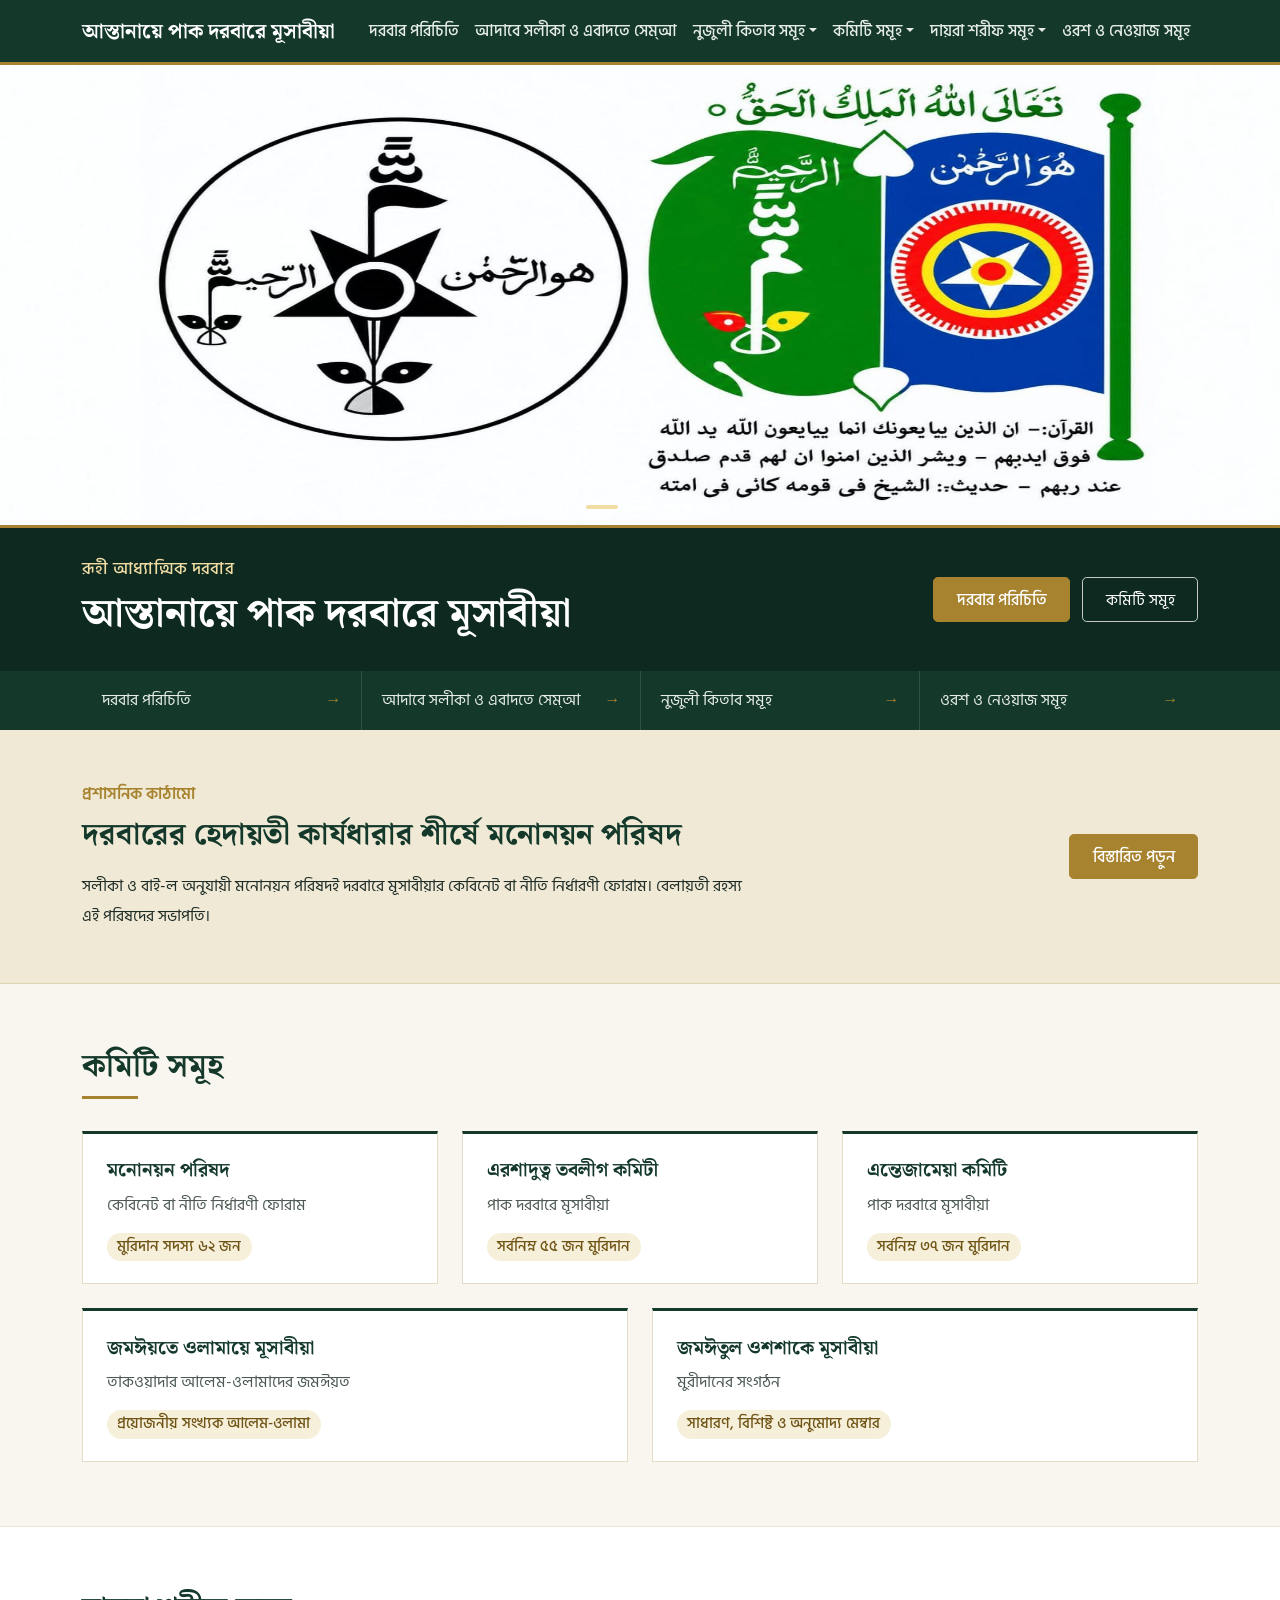
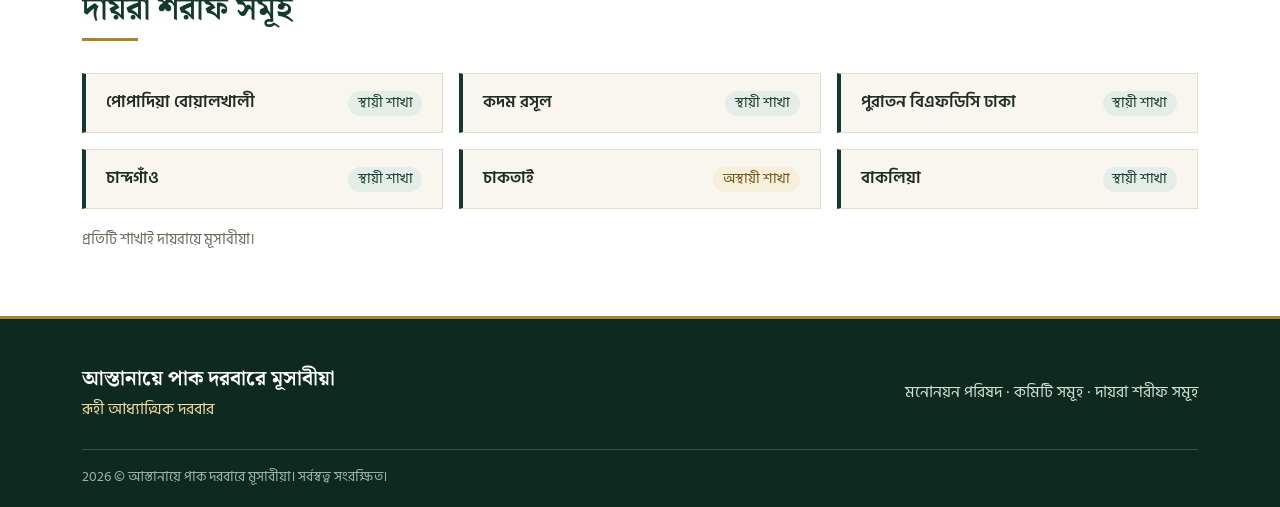
<file: index.html>
<!DOCTYPE html>
<html lang="bn">
<head>
  <meta charset="UTF-8">
  <meta name="viewport" content="width=device-width, initial-scale=1">
  <title>আস্তানায়ে পাক দরবারে মূসাবীয়া</title>
  <link rel="preconnect" href="https://fonts.googleapis.com">
  <link rel="preconnect" href="https://fonts.gstatic.com" crossorigin>
  <link href="https://fonts.googleapis.com/css2?family=Noto+Serif+Bengali:wght@500;700&family=Hind+Siliguri:wght@400;500;600&display=swap" rel="stylesheet">
  <link href="https://cdn.jsdelivr.net/npm/bootstrap@5.3.3/dist/css/bootstrap.min.css" rel="stylesheet">
  <link href="css/style.css" rel="stylesheet">
</head>
<body>

  <header class="site-header">
    <nav class="navbar navbar-expand-lg" aria-label="প্রধান মেনু">
      <div class="container">
        <a class="navbar-brand" href="/">আস্তানায়ে পাক দরবারে মূসাবীয়া</a>

        <button class="navbar-toggler" type="button" data-bs-toggle="collapse"
                data-bs-target="#mainNav" aria-controls="mainNav"
                aria-expanded="false" aria-label="মেনু খুলুন">
          <span class="navbar-toggler-icon"></span>
        </button>

        <div class="collapse navbar-collapse" id="mainNav">
          <ul class="navbar-nav ms-lg-auto">
            <li class="nav-item"><a class="nav-link" href="#">দরবার পরিচিতি</a></li>
            <li class="nav-item"><a class="nav-link" href="#">আদাবে সলীকা ও এবাদতে সেম্আ</a></li>

            <li class="nav-item dropdown">
              <a class="nav-link dropdown-toggle" href="#" role="button"
                 data-bs-toggle="dropdown" aria-expanded="false">নুজুলী কিতাব সমূহ</a>
              <ul class="dropdown-menu">
                <li><a class="dropdown-item" href="#">নূরু মেছবাহুল কুলূব- অজীফা</a></li>
                <li><a class="dropdown-item" href="#">জুজউন মিন নূরে মেছবাহুল কুলূব- অজীফা</a></li>
                <li><a class="dropdown-item" href="#">আনোয়ারুল কুলূব- অফায়েফে অজুবীয়া</a></li>
                <li><a class="dropdown-item" href="#">দরবারী আকায়েদ নামা (এরশাদুত তবলীগ)</a></li>
                <li><a class="dropdown-item" href="#">ঢঙ্কয়ে রহমানী- ১ম অঙ্ক</a></li>
                <li><a class="dropdown-item" href="#">কোহেতুর -ঢঙ্কায়ে রহমানীয়া- ২য় অঙ্ক</a></li>
                <li><a class="dropdown-item" href="#">বুলবুলে রহমানী- (তেীহিদ বুলবুল)</a></li>
                <li><a class="dropdown-item" href="#">হাভীব নুরী (জগত মওলা)</a></li>
                <li><a class="dropdown-item" href="#">বেলায়েত খনি- (বাগে রহমান)</a></li>
                <li><a class="dropdown-item" href="#">ছিররে রহীম- ১ম অঙ্ক</a></li>
                <li><a class="dropdown-item" href="#">আহমদী নিশান - ছিররে রহীম ২য় অঙ্ক</a></li>
                <li><a class="dropdown-item" href="#">রূহী রাজ ডণু - ছিররে রহীম ৩য় অঙ্ক</a></li>
                <li><a class="dropdown-item" href="#">খাতেমুল আহাদ - ছিররে রহীম ৪র্থ অঙ্ক</a></li>
                <li><a class="dropdown-item" href="#">রহীমুশ্শান - ছিররে রহীম ৫ম অঙ্ক</a></li>
                <li><a class="dropdown-item" href="#">শাহী বাগে মূসাবীয়া - ছিররে রহীম ৬ষ্ঠ অঙ্ক</a></li>
                <li><a class="dropdown-item" href="#">সলীকায়ে মূসাবীয়া - ছিররে রহীম ৭ম অঙ্ক</a></li>
                <li><a class="dropdown-item" href="#">শাহী বাগে আহমদী - মাহাদীয়তে-হুু</a></li>
              </ul>
            </li>

            <li class="nav-item dropdown">
              <a class="nav-link dropdown-toggle" href="#" role="button"
                 data-bs-toggle="dropdown" aria-expanded="false">কমিটি সমূহ</a>
              <ul class="dropdown-menu">
                <li><a class="dropdown-item" href="monoyon-porishad.html">মনোনয়ন পরিষদ</a></li>
                <li><a class="dropdown-item" href="ershad-tablig-committee.html">এরশাদুত্ব তবলীগ কমি পাক দরবারে মূসাবীয়া</a></li>
                <li><a class="dropdown-item" href="entejamia-committee.html">এন্তেজামেয়া কমিটি পাক দরবারে মূসাবীয়া</a></li>
                <li><a class="dropdown-item" href="jomiyate-ulama.html">জমঈয়তে ওলামায়ে মূসাবীয়া</a></li>
                <li><a class="dropdown-item" href="#">জমঈতুল ওশশাকে মূসাবীয়া</a></li>
              </ul>
            </li>

            <li class="nav-item dropdown">
              <a class="nav-link dropdown-toggle" href="#" role="button"
                 data-bs-toggle="dropdown" aria-expanded="false">দায়রা শরীফ সমূহ</a>
                <ul class="dropdown-menu dropdown-menu-lg-end">
                <li><a class="dropdown-item" href="#">পোপাদিয়া বোয়ালখালী স্থায়ী শাখা দায়রায়ে মূসাবীয়া</a></li>
                <li><a class="dropdown-item" href="#">কদম রসূল স্থায়ী শাখা দায়রায়ে মূসাবীয়া</a></li>
                <li><a class="dropdown-item" href="#">পুরাতন বিএফডিসি ঢাকা স্থায়ী শাখা দায়রায়ে মূসাবীয়া</a></li>
                <li><a class="dropdown-item" href="#">চান্দগাঁও স্থায়ী শাখা দায়রায়ে মূসাবীয়া</a></li>
                <li><a class="dropdown-item" href="#">চাকতাই অস্থায়ী শাখা দায়রায়ে মূসাবীয়া</a></li>
                <li><a class="dropdown-item" href="#">বাকলিয়া স্থায়ী শাখা দায়রায়ে মূসাবীয়া</a></li>
              </ul>
            </li>

            <li class="nav-item"><a class="nav-link" href="#">ওরশ ও নেওয়াজ সমূহ</a></li>
          </ul>
        </div>
      </div>
    </nav>
  </header>

  <main>

    <!-- ===== হিরো ক্যারাউসেল ===== -->
    <section class="hero" aria-label="ছবির স্লাইডার">
      <div id="heroCarousel" class="carousel slide carousel-fade" data-bs-ride="carousel" data-bs-interval="5500">
        <div class="carousel-indicators">
          <button type="button" data-bs-target="#heroCarousel" data-bs-slide-to="0" class="active" aria-current="true" aria-label="স্লাইড ১"></button>
          <button type="button" data-bs-target="#heroCarousel" data-bs-slide-to="1" aria-label="স্লাইড ২"></button>
          <button type="button" data-bs-target="#heroCarousel" data-bs-slide-to="2" aria-label="স্লাইড ৩"></button>
          <!-- নতুন ছবি যোগ করলে এখানে আরেকটি বাটন (data-bs-slide-to="3", "4"...) যোগ করুন -->
        </div>

        <div class="carousel-inner">
          <div class="carousel-item active">
            <picture>
              <source media="(min-width: 768px)" srcset="images/b1.png">
              <img src="images/b1.jpg" class="d-block w-100" alt="আস্তানায়ে পাক দরবারে মূসাবীয়া — ছবি ১">
            </picture>
          </div>
          <div class="carousel-item">
            <picture>
              <source media="(min-width: 768px)" srcset="images/b2.png">
              <img src="images/b2.jpg" class="d-block w-100" alt="আস্তানায়ে পাক দরবারে মূসাবীয়া — ছবি ২">
            </picture>
          </div>
          <div class="carousel-item">
            <picture>
              <source media="(min-width: 768px)" srcset="images/b3.png">
              <img src="images/b3.jpg" class="d-block w-100" alt="আস্তানায়ে পাক দরবারে মূসাবীয়া — ছবি ৩">
            </picture>
          </div>
          <!-- নতুন ছবি যোগ করতে এই ব্লকটি কপি করুন:
          <div class="carousel-item">
            <picture>
              <source media="(min-width: 768px)" srcset="images/b4.png">
              <img src="images/b4.jpg" class="d-block w-100" alt="আস্তানায়ে পাক দরবারে মূসাবীয়া — ছবি ৪">
            </picture>
          </div>
          -->
        </div>


        <button class="carousel-control-prev" type="button" data-bs-target="#heroCarousel" data-bs-slide="prev">
          <span class="carousel-control-prev-icon" aria-hidden="true"></span>
          <span class="visually-hidden">আগের ছবি</span>
        </button>
        <button class="carousel-control-next" type="button" data-bs-target="#heroCarousel" data-bs-slide="next">
          <span class="carousel-control-next-icon" aria-hidden="true"></span>
          <span class="visually-hidden">পরের ছবি</span>
        </button>
      </div>
    </section>

    <!-- ===== স্বাগত অংশ ===== -->
    <section class="hero-intro">
      <div class="container">
        <div class="row align-items-center g-3">
          <div class="col-lg-8">
            <p class="hero-kicker">রূহী আধ্যাত্মিক দরবার</p>
            <h1>আস্তানায়ে পাক দরবারে মূসাবীয়া</h1>
          </div>
          <div class="col-lg-4">
            <div class="hero-actions justify-content-lg-end">
              <a href="#" class="btn btn-brass">দরবার পরিচিতি</a>
              <a href="#committees" class="btn btn-ghost">কমিটি সমূহ</a>
            </div>
          </div>
        </div>
      </div>
    </section>

    <!-- ===== দ্রুত লিংক ===== -->
    <section class="quick-links" aria-label="দ্রুত লিংক">
      <div class="container">
        <div class="row g-0">
          <div class="col-6 col-lg-3"><a href="#"><span>দরবার পরিচিতি</span><i aria-hidden="true">←</i></a></div>
          <div class="col-6 col-lg-3"><a href="#"><span>আদাবে সলীকা ও এবাদতে সেম্আ</span><i aria-hidden="true">←</i></a></div>
          <div class="col-6 col-lg-3"><a href="#"><span>নুজুলী কিতাব সমূহ</span><i aria-hidden="true">←</i></a></div>
          <div class="col-6 col-lg-3"><a href="#"><span>ওরশ ও নেওয়াজ সমূহ</span><i aria-hidden="true">←</i></a></div>
        </div>
      </div>
    </section>

    <!-- ===== প্রশাসনিক কাঠামো ===== -->
    <section class="structure-band">
      <div class="container">
        <div class="row align-items-center g-4">
          <div class="col-lg-8">
            <p class="band-kicker">প্রশাসনিক কাঠামো</p>
            <h2>দরবারের হেদায়তী কার্যধারার শীর্ষে মনোনয়ন পরিষদ</h2>
            <p>
              সলীকা ও বাই-ল অনুযায়ী মনোনয়ন পরিষদই দরবারে মূসাবীয়ার কেবিনেট বা নীতি নির্ধারণী ফোরাম।
              বেলায়তী রহস্য এই পরিষদের সভাপতি।
            </p>
          </div>
          <div class="col-lg-4 text-lg-end">
            <a href="monoyon-porishad.html" class="btn btn-brass">বিস্তারিত পড়ুন</a>
          </div>
        </div>
      </div>
    </section>

    <!-- ===== কমিটি সমূহ ===== -->
    <section class="home-section" id="committees">
      <div class="container">
        <h2 class="section-title">কমিটি সমূহ</h2>
        <div class="row g-4">
          <div class="col-md-6 col-lg-4">
            <a class="info-card" href="monoyon-porishad.html">
              <h3>মনোনয়ন পরিষদ</h3>
              <p>কেবিনেট বা নীতি নির্ধারণী ফোরাম</p>
              <span class="card-meta">মুরিদান সদস্য ৬২ জন</span>
            </a>
          </div>
          <div class="col-md-6 col-lg-4">
            <a class="info-card" href="ershad-tablig-committee.html">
              <h3>এরশাদুত্ব তবলীগ কমিটী</h3>
              <p>পাক দরবারে মূসাবীয়া</p>
              <span class="card-meta">সর্বনিম্ন ৫৫ জন মুরিদান</span>
            </a>
          </div>
          <div class="col-md-6 col-lg-4">
            <a class="info-card" href="entejamia-committee.html">
              <h3>এন্তেজামেয়া কমিটি</h3>
              <p>পাক দরবারে মূসাবীয়া</p>
              <span class="card-meta">সর্বনিম্ন ৩৭ জন মুরিদান</span>
            </a>
          </div>
          <div class="col-md-6 col-lg-6">
            <a class="info-card" href="jomiyate-ulama.html">
              <h3>জমঈয়তে ওলামায়ে মূসাবীয়া</h3>
              <p>তাকওয়াদার আলেম-ওলামাদের জমঈয়ত</p>
              <span class="card-meta">প্রয়োজনীয় সংখ্যক আলেম-ওলামা</span>
            </a>
          </div>
          <div class="col-md-6 col-lg-6">
            <a class="info-card" href="#">
              <h3>জমঈতুল ওশশাকে মূসাবীয়া</h3>
              <p>মুরীদানের সংগঠন</p>
              <span class="card-meta">সাধারণ, বিশিষ্ট ও অনুমোদ্য মেম্বার</span>
            </a>
          </div>
        </div>
      </div>
    </section>

    <!-- ===== দায়রা শরীফ সমূহ ===== -->
    <section class="home-section home-section-alt" id="dayra">
      <div class="container">
        <h2 class="section-title">দায়রা শরীফ সমূহ</h2>
        <div class="row g-3">
          <div class="col-md-6 col-lg-4"><a class="dayra-tile" href="#"><span class="dayra-name">পোপাদিয়া বোয়ালখালী</span><span class="dayra-tag">স্থায়ী শাখা</span></a></div>
          <div class="col-md-6 col-lg-4"><a class="dayra-tile" href="#"><span class="dayra-name">কদম রসূল</span><span class="dayra-tag">স্থায়ী শাখা</span></a></div>
          <div class="col-md-6 col-lg-4"><a class="dayra-tile" href="#"><span class="dayra-name">পুরাতন বিএফডিসি ঢাকা</span><span class="dayra-tag">স্থায়ী শাখা</span></a></div>
          <div class="col-md-6 col-lg-4"><a class="dayra-tile" href="#"><span class="dayra-name">চান্দগাঁও</span><span class="dayra-tag">স্থায়ী শাখা</span></a></div>
          <div class="col-md-6 col-lg-4"><a class="dayra-tile" href="#"><span class="dayra-name">চাকতাই</span><span class="dayra-tag dayra-tag-temp">অস্থায়ী শাখা</span></a></div>
          <div class="col-md-6 col-lg-4"><a class="dayra-tile" href="#"><span class="dayra-name">বাকলিয়া</span><span class="dayra-tag">স্থায়ী শাখা</span></a></div>
        </div>
        <p class="dayra-note">প্রতিটি শাখাই দায়রায়ে মূসাবীয়া।</p>
      </div>
    </section>

    <!-- ===== ফুটার ===== -->
    <footer class="site-footer">
      <div class="container">
        <div class="row g-4 align-items-center">
          <div class="col-md-7">
            <p class="footer-brand">আস্তানায়ে পাক দরবারে মূসাবীয়া</p>
            <p class="footer-sub">রূহী আধ্যাত্মিক দরবার</p>
          </div>
          <div class="col-md-5 text-md-end">
            <a href="monoyon-porishad.html">মনোনয়ন পরিষদ</a>
            <span aria-hidden="true"> · </span>
            <a href="#committees">কমিটি সমূহ</a>
            <span aria-hidden="true"> · </span>
            <a href="#dayra">দায়রা শরীফ সমূহ</a>
          </div>
        </div>
        <hr>
        <p class="footer-copy"> 2026 &copy; আস্তানায়ে পাক দরবারে মূসাবীয়া। সর্বস্বত্ব সংরক্ষিত।</p>
      </div>
    </footer>

  </main>

  <script src="https://cdn.jsdelivr.net/npm/bootstrap@5.3.3/dist/js/bootstrap.bundle.min.js"></script>
  <script src="js/main.js"></script>
</body>
</html>
</file>
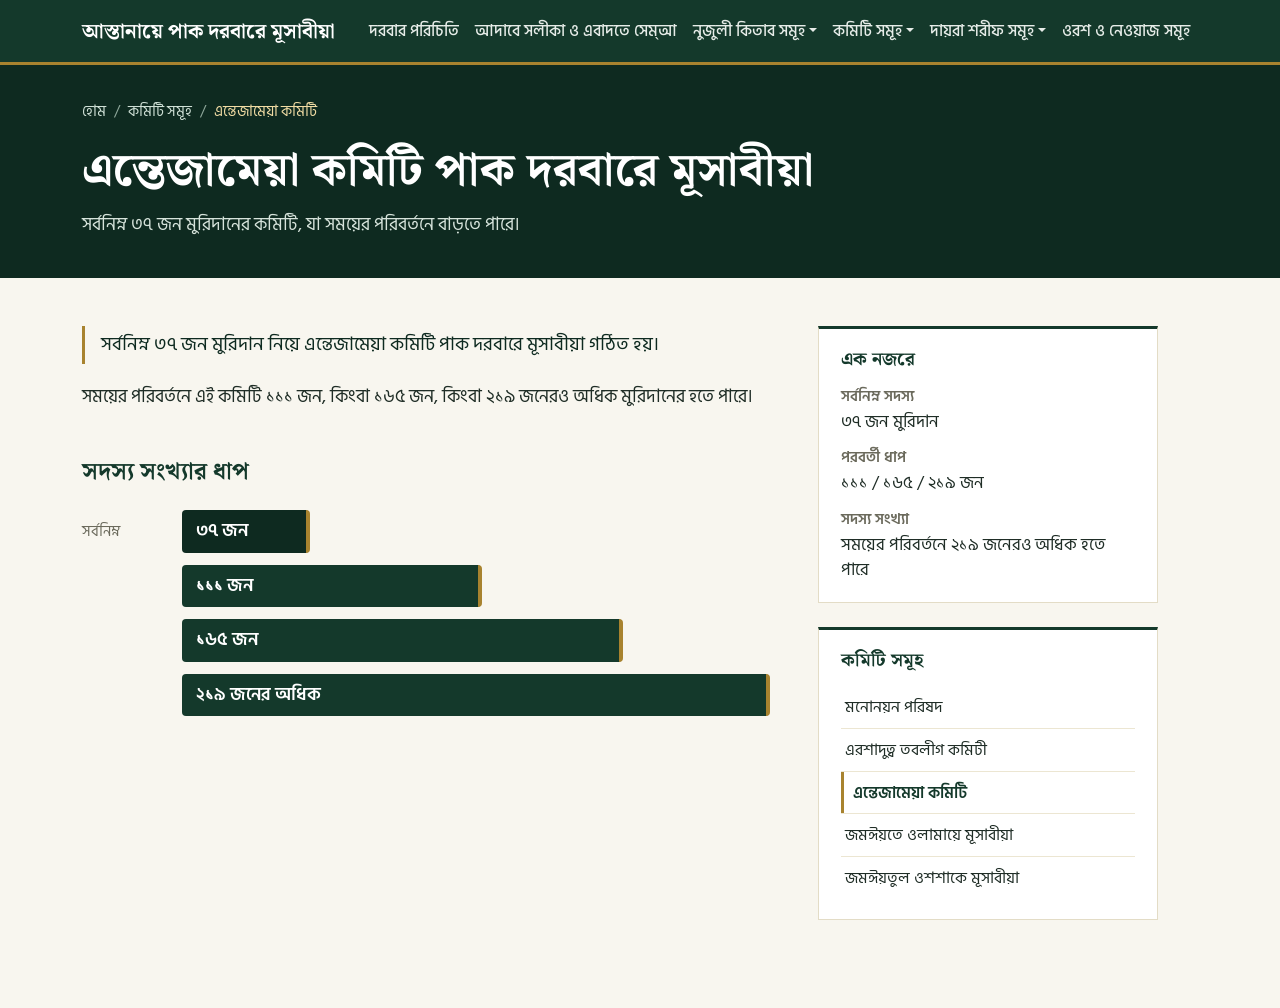
<file: entejamia-committee.html>
<!DOCTYPE html>
<html lang="bn">
<head>
  <meta charset="UTF-8">
  <meta name="viewport" content="width=device-width, initial-scale=1">
  <title>এন্তেজামেয়া কমিটি পাক দরবারে মূসাবীয়া | আস্তানায়ে পাক দরবারে মূসাবীয়া</title>
  <link rel="preconnect" href="https://fonts.googleapis.com">
  <link rel="preconnect" href="https://fonts.gstatic.com" crossorigin>
  <link href="https://fonts.googleapis.com/css2?family=Noto+Serif+Bengali:wght@500;700&family=Hind+Siliguri:wght@400;500;600&display=swap" rel="stylesheet">
  <link href="https://cdn.jsdelivr.net/npm/bootstrap@5.3.3/dist/css/bootstrap.min.css" rel="stylesheet">
  <link href="css/style.css" rel="stylesheet">
</head>
<body>

  <header class="site-header">
    <nav class="navbar navbar-expand-lg" aria-label="প্রধান মেনু">
      <div class="container">
        <a class="navbar-brand" href="/">আস্তানায়ে পাক দরবারে মূসাবীয়া</a>

        <button class="navbar-toggler" type="button" data-bs-toggle="collapse"
                data-bs-target="#mainNav" aria-controls="mainNav"
                aria-expanded="false" aria-label="মেনু খুলুন">
          <span class="navbar-toggler-icon"></span>
        </button>

        <div class="collapse navbar-collapse" id="mainNav">
          <ul class="navbar-nav ms-lg-auto">
            <li class="nav-item"><a class="nav-link" href="#">দরবার পরিচিতি</a></li>
            <li class="nav-item"><a class="nav-link" href="#">আদাবে সলীকা ও এবাদতে সেম্আ</a></li>

            <li class="nav-item dropdown">
              <a class="nav-link dropdown-toggle" href="#" role="button"
                 data-bs-toggle="dropdown" aria-expanded="false">নুজুলী কিতাব সমূহ</a>
              <ul class="dropdown-menu">
                <li><a class="dropdown-item" href="#">নূরু মেছবাহুল কুলূব- অজীফা</a></li>
                <li><a class="dropdown-item" href="#">জুজউন মিন নূরে মেছবাহুল কুলূব- অজীফা</a></li>
                <li><a class="dropdown-item" href="#">আনোয়ারুল কুলূব- অফায়েফে অজুবীয়া</a></li>
                <li><a class="dropdown-item" href="#">দরবারী আকায়েদ নামা (এরশাদুত তবলীগ)</a></li>
                <li><a class="dropdown-item" href="#">ঢঙ্কয়ে রহমানী- ১ম অঙ্ক</a></li>
                <li><a class="dropdown-item" href="#">কোহেতুর -ঢঙ্কায়ে রহমানীয়া- ২য় অঙ্ক</a></li>
                <li><a class="dropdown-item" href="#">বুলবুলে রহমানী- (তেীহিদ বুলবুল)</a></li>
                <li><a class="dropdown-item" href="#">হাভীব নুরী (জগত মওলা)</a></li>
                <li><a class="dropdown-item" href="#">বেলায়েত খনি- (বাগে রহমান)</a></li>
                <li><a class="dropdown-item" href="#">ছিররে রহীম- ১ম অঙ্ক</a></li>
                <li><a class="dropdown-item" href="#">আহমদী নিশান - ছিররে রহীম ২য় অঙ্ক</a></li>
                <li><a class="dropdown-item" href="#">রূহী রাজ ডণু - ছিররে রহীম ৩য় অঙ্ক</a></li>
                <li><a class="dropdown-item" href="#">খাতেমুল আহাদ - ছিররে রহীম ৪র্থ অঙ্ক</a></li>
                <li><a class="dropdown-item" href="#">রহীমুশ্শান - ছিররে রহীম ৫ম অঙ্ক</a></li>
                <li><a class="dropdown-item" href="#">শাহী বাগে মূসাবীয়া - ছিররে রহীম ৬ষ্ঠ অঙ্ক</a></li>
                <li><a class="dropdown-item" href="#">সলীকায়ে মূসাবীয়া - ছিররে রহীম ৭ম অঙ্ক</a></li>
                <li><a class="dropdown-item" href="#">শাহী বাগে আহমদী - মাহাদীয়তে-হুু</a></li>
              </ul>
            </li>

            <li class="nav-item dropdown">
              <a class="nav-link dropdown-toggle" href="#" role="button"
                 data-bs-toggle="dropdown" aria-expanded="false">কমিটি সমূহ</a>
              <ul class="dropdown-menu">
                <li><a class="dropdown-item" href="monoyon-porishad.html">মনোনয়ন পরিষদ</a></li>
                <li><a class="dropdown-item" href="ershad-tablig-committee.html">এরশাদুত্ব তবলীগ কমি পাক দরবারে মূসাবীয়া</a></li>
                <li><a class="dropdown-item" href="entejamia-committee.html">এন্তেজামেয়া কমিটি পাক দরবারে মূসাবীয়া</a></li>
                <li><a class="dropdown-item" href="jomiyate-ulama.html">জমঈয়তে ওলামায়ে মূসাবীয়া</a></li>
                <li><a class="dropdown-item" href="#">জমঈতুল ওশশাকে মূসাবীয়া</a></li>
              </ul>
            </li>

            <li class="nav-item dropdown">
              <a class="nav-link dropdown-toggle" href="#" role="button"
                 data-bs-toggle="dropdown" aria-expanded="false">দায়রা শরীফ সমূহ</a>
                <ul class="dropdown-menu dropdown-menu-lg-end">
                <li><a class="dropdown-item" href="#">পোপাদিয়া বোয়ালখালী স্থায়ী শাখা দায়রায়ে মূসাবীয়া</a></li>
                <li><a class="dropdown-item" href="#">কদম রসূল স্থায়ী শাখা দায়রায়ে মূসাবীয়া</a></li>
                <li><a class="dropdown-item" href="#">পুরাতন বিএফডিসি ঢাকা স্থায়ী শাখা দায়রায়ে মূসাবীয়া</a></li>
                <li><a class="dropdown-item" href="#">চান্দগাঁও স্থায়ী শাখা দায়রায়ে মূসাবীয়া</a></li>
                <li><a class="dropdown-item" href="#">চাকতাই অস্থায়ী শাখা দায়রায়ে মূসাবীয়া</a></li>
                <li><a class="dropdown-item" href="#">বাকলিয়া স্থায়ী শাখা দায়রায়ে মূসাবীয়া</a></li>
              </ul>
            </li>

            <li class="nav-item"><a class="nav-link" href="#">ওরশ ও নেওয়াজ সমূহ</a></li>
          </ul>
        </div>
      </div>
    </nav>
  </header>

  <main>
    <section class="page-head">
      <div class="container">
        <nav aria-label="breadcrumb">
          <ol class="breadcrumb">
            <li class="breadcrumb-item"><a href="index.html">হোম</a></li>
            <li class="breadcrumb-item"><a href="#">কমিটি সমূহ</a></li>
            <li class="breadcrumb-item active" aria-current="page">এন্তেজামেয়া কমিটি</li>
          </ol>
        </nav>
        <h1>এন্তেজামেয়া কমিটি পাক দরবারে মূসাবীয়া</h1>
        <p class="lead-line">সর্বনিম্ন ৩৭ জন মুরিদানের কমিটি, যা সময়ের পরিবর্তনে বাড়তে পারে।</p>
      </div>
    </section>

    <section class="page-body">
      <div class="container">
        <div class="row g-5">

          <article class="col-lg-8">
            <p class="intro">
              সর্বনিম্ন ৩৭ জন মুরিদান নিয়ে এন্তেজামেয়া কমিটি পাক দরবারে মূসাবীয়া গঠিত হয়।
            </p>
            <p>
              সময়ের পরিবর্তনে এই কমিটি ১১১ জন, কিংবা ১৬৫ জন, কিংবা ২১৯ জনেরও অধিক মুরিদানের হতে পারে।
            </p>

            <h2>সদস্য সংখ্যার ধাপ</h2>
            <ol class="count-steps" aria-label="সদস্য সংখ্যার ধাপ">
              <li>
                <span class="count-label">সর্বনিম্ন</span>
                <span class="count-bar" style="--w:17%"><b>৩৭ জন</b></span>
              </li>
              <li>
                <span class="count-label"></span>
                <span class="count-bar" style="--w:51%"><b>১১১ জন</b></span>
              </li>
              <li>
                <span class="count-label"></span>
                <span class="count-bar" style="--w:75%"><b>১৬৫ জন</b></span>
              </li>
              <li>
                <span class="count-label"></span>
                <span class="count-bar" style="--w:100%"><b>২১৯ জনের অধিক</b></span>
              </li>
            </ol>
          </article>

          <aside class="col-lg-4">
            <div class="side-card">
              <h3>এক নজরে</h3>
              <dl class="facts">
                <dt>সর্বনিম্ন সদস্য</dt>
                <dd>৩৭ জন মুরিদান</dd>
                <dt>পরবর্তী ধাপ</dt>
                <dd>১১১ / ১৬৫ / ২১৯ জন</dd>
                <dt>সদস্য সংখ্যা</dt>
                <dd>সময়ের পরিবর্তনে ২১৯ জনেরও অধিক হতে পারে</dd>
              </dl>
            </div>
            <div class="side-card">
              <h3>কমিটি সমূহ</h3>
              <ul class="side-links">
                <li><a href="monoyon-porishad.html">মনোনয়ন পরিষদ</a></li>
                <li><a href="ershad-tablig-committee.html">এরশাদুত্ব তবলীগ কমিটী</a></li>
                <li><a href="entejamia-committee.html" class="current" aria-current="page">এন্তেজামেয়া কমিটি</a></li>
                <li><a href="jomiyate-ulama.html">জমঈয়তে ওলামায়ে মূসাবীয়া</a></li>
                <li><a href="#">জমঈয়তুল ওশশাকে মূসাবীয়া</a></li>
              </ul>
            </div>
          </aside>

        </div>
      </div>
    </section>
  </main>

  <script src="https://cdn.jsdelivr.net/npm/bootstrap@5.3.3/dist/js/bootstrap.bundle.min.js"></script>
  <script src="js/main.js"></script>
</body>
</html>
</file>
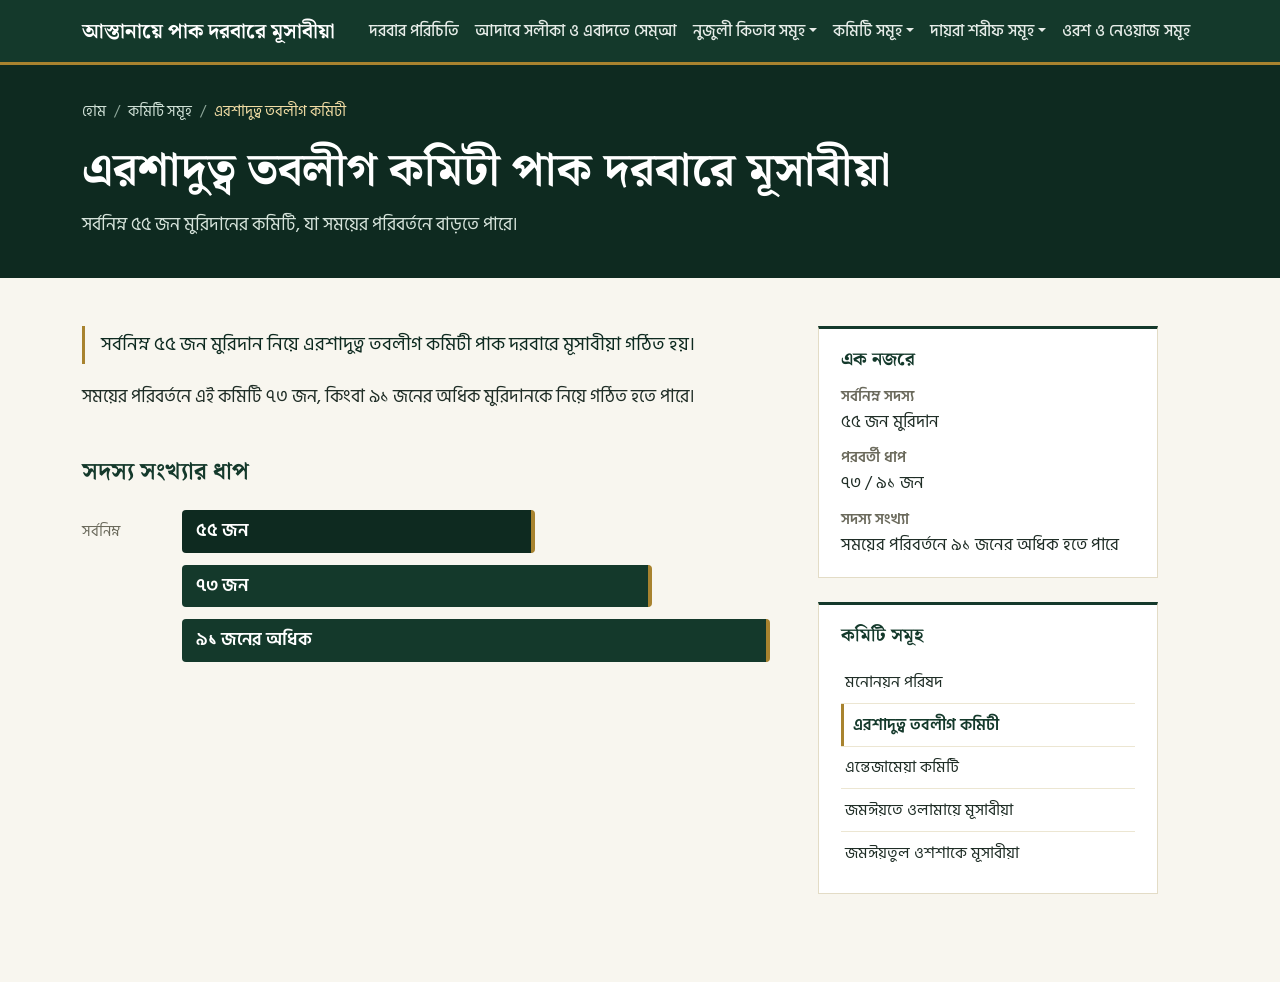
<file: ershad-tablig-committee.html>
<!DOCTYPE html>
<html lang="bn">
<head>
  <meta charset="UTF-8">
  <meta name="viewport" content="width=device-width, initial-scale=1">
  <title>এরশাদুত্ব তবলীগ কমিটী পাক দরবারে মূসাবীয়া | আস্তানায়ে পাক দরবারে মূসাবীয়া</title>
  <link rel="preconnect" href="https://fonts.googleapis.com">
  <link rel="preconnect" href="https://fonts.gstatic.com" crossorigin>
  <link href="https://fonts.googleapis.com/css2?family=Noto+Serif+Bengali:wght@500;700&family=Hind+Siliguri:wght@400;500;600&display=swap" rel="stylesheet">
  <link href="https://cdn.jsdelivr.net/npm/bootstrap@5.3.3/dist/css/bootstrap.min.css" rel="stylesheet">
  <link href="css/style.css" rel="stylesheet">
</head>
<body>

  <header class="site-header">
    <nav class="navbar navbar-expand-lg" aria-label="প্রধান মেনু">
      <div class="container">
        <a class="navbar-brand" href="/">আস্তানায়ে পাক দরবারে মূসাবীয়া</a>

        <button class="navbar-toggler" type="button" data-bs-toggle="collapse"
                data-bs-target="#mainNav" aria-controls="mainNav"
                aria-expanded="false" aria-label="মেনু খুলুন">
          <span class="navbar-toggler-icon"></span>
        </button>

        <div class="collapse navbar-collapse" id="mainNav">
          <ul class="navbar-nav ms-lg-auto">
            <li class="nav-item"><a class="nav-link" href="#">দরবার পরিচিতি</a></li>
            <li class="nav-item"><a class="nav-link" href="#">আদাবে সলীকা ও এবাদতে সেম্আ</a></li>

            <li class="nav-item dropdown">
              <a class="nav-link dropdown-toggle" href="#" role="button"
                 data-bs-toggle="dropdown" aria-expanded="false">নুজুলী কিতাব সমূহ</a>
              <ul class="dropdown-menu">
                <li><a class="dropdown-item" href="#">নূরু মেছবাহুল কুলূব- অজীফা</a></li>
                <li><a class="dropdown-item" href="#">জুজউন মিন নূরে মেছবাহুল কুলূব- অজীফা</a></li>
                <li><a class="dropdown-item" href="#">আনোয়ারুল কুলূব- অফায়েফে অজুবীয়া</a></li>
                <li><a class="dropdown-item" href="#">দরবারী আকায়েদ নামা (এরশাদুত তবলীগ)</a></li>
                <li><a class="dropdown-item" href="#">ঢঙ্কয়ে রহমানী- ১ম অঙ্ক</a></li>
                <li><a class="dropdown-item" href="#">কোহেতুর -ঢঙ্কায়ে রহমানীয়া- ২য় অঙ্ক</a></li>
                <li><a class="dropdown-item" href="#">বুলবুলে রহমানী- (তেীহিদ বুলবুল)</a></li>
                <li><a class="dropdown-item" href="#">হাভীব নুরী (জগত মওলা)</a></li>
                <li><a class="dropdown-item" href="#">বেলায়েত খনি- (বাগে রহমান)</a></li>
                <li><a class="dropdown-item" href="#">ছিররে রহীম- ১ম অঙ্ক</a></li>
                <li><a class="dropdown-item" href="#">আহমদী নিশান - ছিররে রহীম ২য় অঙ্ক</a></li>
                <li><a class="dropdown-item" href="#">রূহী রাজ ডণু - ছিররে রহীম ৩য় অঙ্ক</a></li>
                <li><a class="dropdown-item" href="#">খাতেমুল আহাদ - ছিররে রহীম ৪র্থ অঙ্ক</a></li>
                <li><a class="dropdown-item" href="#">রহীমুশ্শান - ছিররে রহীম ৫ম অঙ্ক</a></li>
                <li><a class="dropdown-item" href="#">শাহী বাগে মূসাবীয়া - ছিররে রহীম ৬ষ্ঠ অঙ্ক</a></li>
                <li><a class="dropdown-item" href="#">সলীকায়ে মূসাবীয়া - ছিররে রহীম ৭ম অঙ্ক</a></li>
                <li><a class="dropdown-item" href="#">শাহী বাগে আহমদী - মাহাদীয়তে-হুু</a></li>
              </ul>
            </li>

            <li class="nav-item dropdown">
              <a class="nav-link dropdown-toggle" href="#" role="button"
                 data-bs-toggle="dropdown" aria-expanded="false">কমিটি সমূহ</a>
              <ul class="dropdown-menu">
                <li><a class="dropdown-item" href="monoyon-porishad.html">মনোনয়ন পরিষদ</a></li>
                <li><a class="dropdown-item" href="ershad-tablig-committee.html">এরশাদুত্ব তবলীগ কমি পাক দরবারে মূসাবীয়া</a></li>
                <li><a class="dropdown-item" href="entejamia-committee.html">এন্তেজামেয়া কমিটি পাক দরবারে মূসাবীয়া</a></li>
                <li><a class="dropdown-item" href="jomiyate-ulama.html">জমঈয়তে ওলামায়ে মূসাবীয়া</a></li>
                <li><a class="dropdown-item" href="#">জমঈতুল ওশশাকে মূসাবীয়া</a></li>
              </ul>
            </li>

            <li class="nav-item dropdown">
              <a class="nav-link dropdown-toggle" href="#" role="button"
                 data-bs-toggle="dropdown" aria-expanded="false">দায়রা শরীফ সমূহ</a>
                <ul class="dropdown-menu dropdown-menu-lg-end">
                <li><a class="dropdown-item" href="#">পোপাদিয়া বোয়ালখালী স্থায়ী শাখা দায়রায়ে মূসাবীয়া</a></li>
                <li><a class="dropdown-item" href="#">কদম রসূল স্থায়ী শাখা দায়রায়ে মূসাবীয়া</a></li>
                <li><a class="dropdown-item" href="#">পুরাতন বিএফডিসি ঢাকা স্থায়ী শাখা দায়রায়ে মূসাবীয়া</a></li>
                <li><a class="dropdown-item" href="#">চান্দগাঁও স্থায়ী শাখা দায়রায়ে মূসাবীয়া</a></li>
                <li><a class="dropdown-item" href="#">চাকতাই অস্থায়ী শাখা দায়রায়ে মূসাবীয়া</a></li>
                <li><a class="dropdown-item" href="#">বাকলিয়া স্থায়ী শাখা দায়রায়ে মূসাবীয়া</a></li>
              </ul>
            </li>

            <li class="nav-item"><a class="nav-link" href="#">ওরশ ও নেওয়াজ সমূহ</a></li>
          </ul>
        </div>
      </div>
    </nav>
  </header>

  <main>
    <section class="page-head">
      <div class="container">
        <nav aria-label="breadcrumb">
          <ol class="breadcrumb">
            <li class="breadcrumb-item"><a href="index.html">হোম</a></li>
            <li class="breadcrumb-item"><a href="#">কমিটি সমূহ</a></li>
            <li class="breadcrumb-item active" aria-current="page">এরশাদুত্ব তবলীগ কমিটী</li>
          </ol>
        </nav>
        <h1>এরশাদুত্ব তবলীগ কমিটী পাক দরবারে মূসাবীয়া</h1>
        <p class="lead-line">সর্বনিম্ন ৫৫ জন মুরিদানের কমিটি, যা সময়ের পরিবর্তনে বাড়তে পারে।</p>
      </div>
    </section>

    <section class="page-body">
      <div class="container">
        <div class="row g-5">

          <article class="col-lg-8">
            <p class="intro">
              সর্বনিম্ন ৫৫ জন মুরিদান নিয়ে এরশাদুত্ব তবলীগ কমিটী পাক দরবারে মূসাবীয়া গঠিত হয়।
            </p>
            <p>
              সময়ের পরিবর্তনে এই কমিটি ৭৩ জন, কিংবা ৯১ জনের অধিক মুরিদানকে নিয়ে গঠিত হতে পারে।
            </p>

            <h2>সদস্য সংখ্যার ধাপ</h2>
            <ol class="count-steps" aria-label="সদস্য সংখ্যার ধাপ">
              <li>
                <span class="count-label">সর্বনিম্ন</span>
                <span class="count-bar" style="--w:60%"><b>৫৫ জন</b></span>
              </li>
              <li>
                <span class="count-label"></span>
                <span class="count-bar" style="--w:80%"><b>৭৩ জন</b></span>
              </li>
              <li>
                <span class="count-label"></span>
                <span class="count-bar" style="--w:100%"><b>৯১ জনের অধিক</b></span>
              </li>
            </ol>
          </article>

          <aside class="col-lg-4">
            <div class="side-card">
              <h3>এক নজরে</h3>
              <dl class="facts">
                <dt>সর্বনিম্ন সদস্য</dt>
                <dd>৫৫ জন মুরিদান</dd>
                <dt>পরবর্তী ধাপ</dt>
                <dd>৭৩ / ৯১ জন</dd>
                <dt>সদস্য সংখ্যা</dt>
                <dd>সময়ের পরিবর্তনে ৯১ জনের অধিক হতে পারে</dd>
              </dl>
            </div>
            <div class="side-card">
              <h3>কমিটি সমূহ</h3>
              <ul class="side-links">
                <li><a href="monoyon-porishad.html">মনোনয়ন পরিষদ</a></li>
                <li><a href="ershad-tablig-committee.html" class="current" aria-current="page">এরশাদুত্ব তবলীগ কমিটী</a></li>
                <li><a href="entejamia-committee.html">এন্তেজামেয়া কমিটি</a></li>
                <li><a href="jomiyate-ulama.html">জমঈয়তে ওলামায়ে মূসাবীয়া</a></li>
                <li><a href="#">জমঈয়তুল ওশশাকে মূসাবীয়া</a></li>
              </ul>
            </div>
          </aside>

        </div>
      </div>
    </section>
  </main>

  <script src="https://cdn.jsdelivr.net/npm/bootstrap@5.3.3/dist/js/bootstrap.bundle.min.js"></script>
  <script src="js/main.js"></script>
</body>
</html>
</file>
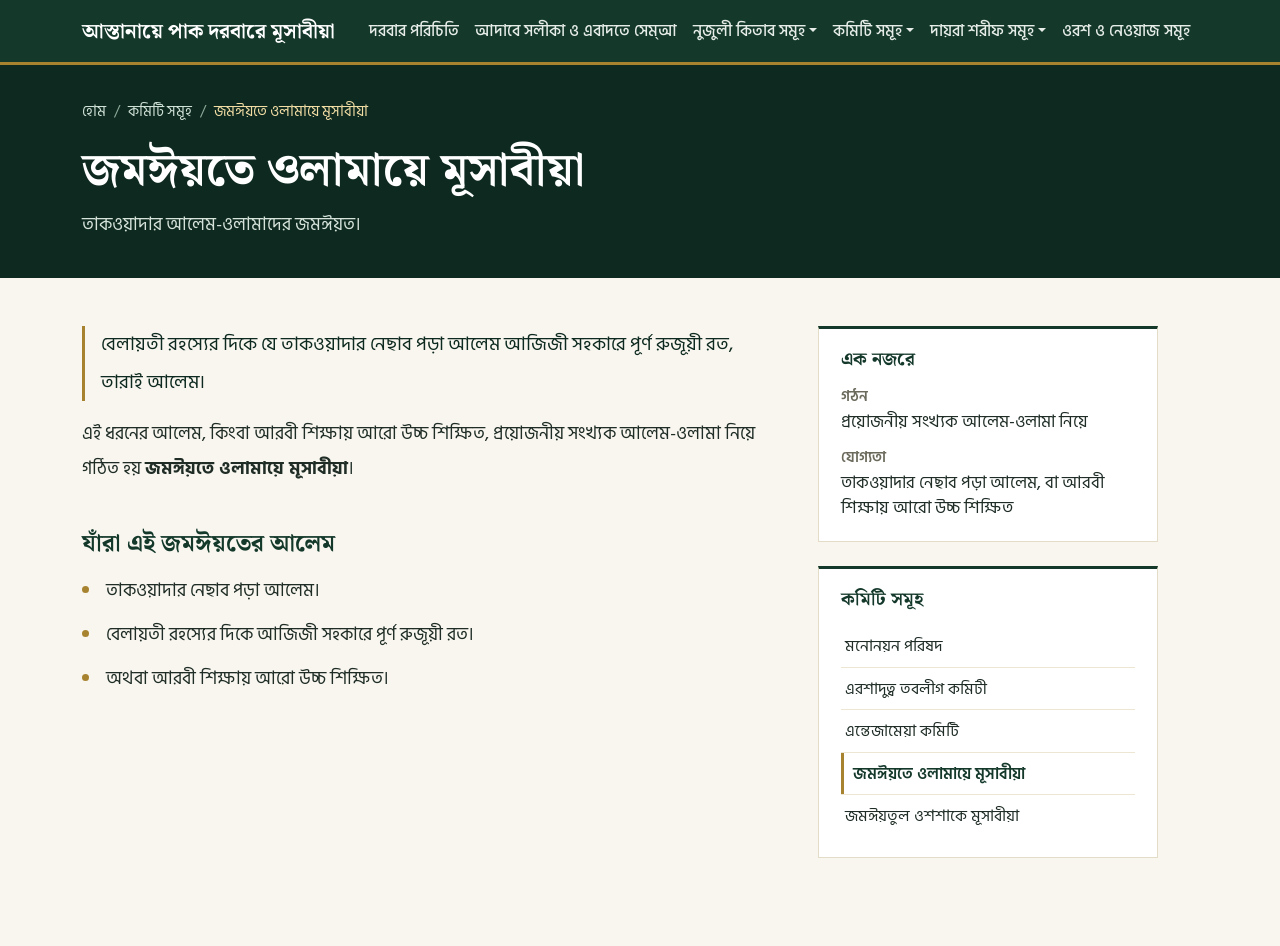
<file: jomiyate-ulama.html>
<!DOCTYPE html>
<html lang="bn">
<head>
  <meta charset="UTF-8">
  <meta name="viewport" content="width=device-width, initial-scale=1">
  <title>জমঈয়তে ওলামায়ে মূসাবীয়া | আস্তানায়ে পাক দরবারে মূসাবীয়া</title>
  <link rel="preconnect" href="https://fonts.googleapis.com">
  <link rel="preconnect" href="https://fonts.gstatic.com" crossorigin>
  <link href="https://fonts.googleapis.com/css2?family=Noto+Serif+Bengali:wght@500;700&family=Hind+Siliguri:wght@400;500;600&display=swap" rel="stylesheet">
  <link href="https://cdn.jsdelivr.net/npm/bootstrap@5.3.3/dist/css/bootstrap.min.css" rel="stylesheet">
  <link href="css/style.css" rel="stylesheet">
</head>
<body>

  <header class="site-header">
    <nav class="navbar navbar-expand-lg" aria-label="প্রধান মেনু">
      <div class="container">
        <a class="navbar-brand" href="/">আস্তানায়ে পাক দরবারে মূসাবীয়া</a>

        <button class="navbar-toggler" type="button" data-bs-toggle="collapse"
                data-bs-target="#mainNav" aria-controls="mainNav"
                aria-expanded="false" aria-label="মেনু খুলুন">
          <span class="navbar-toggler-icon"></span>
        </button>

        <div class="collapse navbar-collapse" id="mainNav">
          <ul class="navbar-nav ms-lg-auto">
            <li class="nav-item"><a class="nav-link" href="#">দরবার পরিচিতি</a></li>
            <li class="nav-item"><a class="nav-link" href="#">আদাবে সলীকা ও এবাদতে সেম্আ</a></li>

            <li class="nav-item dropdown">
              <a class="nav-link dropdown-toggle" href="#" role="button"
                 data-bs-toggle="dropdown" aria-expanded="false">নুজুলী কিতাব সমূহ</a>
              <ul class="dropdown-menu">
                <li><a class="dropdown-item" href="#">নূরু মেছবাহুল কুলূব- অজীফা</a></li>
                <li><a class="dropdown-item" href="#">জুজউন মিন নূরে মেছবাহুল কুলূব- অজীফা</a></li>
                <li><a class="dropdown-item" href="#">আনোয়ারুল কুলূব- অফায়েফে অজুবীয়া</a></li>
                <li><a class="dropdown-item" href="#">দরবারী আকায়েদ নামা (এরশাদুত তবলীগ)</a></li>
                <li><a class="dropdown-item" href="#">ঢঙ্কয়ে রহমানী- ১ম অঙ্ক</a></li>
                <li><a class="dropdown-item" href="#">কোহেতুর -ঢঙ্কায়ে রহমানীয়া- ২য় অঙ্ক</a></li>
                <li><a class="dropdown-item" href="#">বুলবুলে রহমানী- (তেীহিদ বুলবুল)</a></li>
                <li><a class="dropdown-item" href="#">হাভীব নুরী (জগত মওলা)</a></li>
                <li><a class="dropdown-item" href="#">বেলায়েত খনি- (বাগে রহমান)</a></li>
                <li><a class="dropdown-item" href="#">ছিররে রহীম- ১ম অঙ্ক</a></li>
                <li><a class="dropdown-item" href="#">আহমদী নিশান - ছিররে রহীম ২য় অঙ্ক</a></li>
                <li><a class="dropdown-item" href="#">রূহী রাজ ডণু - ছিররে রহীম ৩য় অঙ্ক</a></li>
                <li><a class="dropdown-item" href="#">খাতেমুল আহাদ - ছিররে রহীম ৪র্থ অঙ্ক</a></li>
                <li><a class="dropdown-item" href="#">রহীমুশ্শান - ছিররে রহীম ৫ম অঙ্ক</a></li>
                <li><a class="dropdown-item" href="#">শাহী বাগে মূসাবীয়া - ছিররে রহীম ৬ষ্ঠ অঙ্ক</a></li>
                <li><a class="dropdown-item" href="#">সলীকায়ে মূসাবীয়া - ছিররে রহীম ৭ম অঙ্ক</a></li>
                <li><a class="dropdown-item" href="#">শাহী বাগে আহমদী - মাহাদীয়তে-হুু</a></li>
              </ul>
            </li>

            <li class="nav-item dropdown">
              <a class="nav-link dropdown-toggle" href="#" role="button"
                 data-bs-toggle="dropdown" aria-expanded="false">কমিটি সমূহ</a>
              <ul class="dropdown-menu">
                <li><a class="dropdown-item" href="monoyon-porishad.html">মনোনয়ন পরিষদ</a></li>
                <li><a class="dropdown-item" href="ershad-tablig-committee.html">এরশাদুত্ব তবলীগ কমি পাক দরবারে মূসাবীয়া</a></li>
                <li><a class="dropdown-item" href="entejamia-committee.html">এন্তেজামেয়া কমিটি পাক দরবারে মূসাবীয়া</a></li>
                <li><a class="dropdown-item" href="jomiyate-ulama.html">জমঈয়তে ওলামায়ে মূসাবীয়া</a></li>
                <li><a class="dropdown-item" href="#">জমঈতুল ওশশাকে মূসাবীয়া</a></li>
              </ul>
            </li>

            <li class="nav-item dropdown">
              <a class="nav-link dropdown-toggle" href="#" role="button"
                 data-bs-toggle="dropdown" aria-expanded="false">দায়রা শরীফ সমূহ</a>
                <ul class="dropdown-menu dropdown-menu-lg-end">
                <li><a class="dropdown-item" href="#">পোপাদিয়া বোয়ালখালী স্থায়ী শাখা দায়রায়ে মূসাবীয়া</a></li>
                <li><a class="dropdown-item" href="#">কদম রসূল স্থায়ী শাখা দায়রায়ে মূসাবীয়া</a></li>
                <li><a class="dropdown-item" href="#">পুরাতন বিএফডিসি ঢাকা স্থায়ী শাখা দায়রায়ে মূসাবীয়া</a></li>
                <li><a class="dropdown-item" href="#">চান্দগাঁও স্থায়ী শাখা দায়রায়ে মূসাবীয়া</a></li>
                <li><a class="dropdown-item" href="#">চাকতাই অস্থায়ী শাখা দায়রায়ে মূসাবীয়া</a></li>
                <li><a class="dropdown-item" href="#">বাকলিয়া স্থায়ী শাখা দায়রায়ে মূসাবীয়া</a></li>
              </ul>
            </li>

            <li class="nav-item"><a class="nav-link" href="#">ওরশ ও নেওয়াজ সমূহ</a></li>
          </ul>
        </div>
      </div>
    </nav>
  </header>

  <main>
    <section class="page-head">
      <div class="container">
        <nav aria-label="breadcrumb">
          <ol class="breadcrumb">
            <li class="breadcrumb-item"><a href="index.html">হোম</a></li>
            <li class="breadcrumb-item"><a href="#">কমিটি সমূহ</a></li>
            <li class="breadcrumb-item active" aria-current="page">জমঈয়তে ওলামায়ে মূসাবীয়া</li>
          </ol>
        </nav>
        <h1>জমঈয়তে ওলামায়ে মূসাবীয়া</h1>
        <p class="lead-line">তাকওয়াদার আলেম-ওলামাদের জমঈয়ত।</p>
      </div>
    </section>

    <section class="page-body">
      <div class="container">
        <div class="row g-5">

          <article class="col-lg-8">
            <p class="intro">
              বেলায়তী রহস্যের দিকে যে তাকওয়াদার নেছাব পড়া আলেম আজিজী সহকারে পূর্ণ রুজূয়ী রত, তারাই আলেম।
            </p>
            <p>
              এই ধরনের আলেম, কিংবা আরবী শিক্ষায় আরো উচ্চ শিক্ষিত, প্রয়োজনীয় সংখ্যক আলেম-ওলামা নিয়ে গঠিত হয়
              <strong>জমঈয়তে ওলামায়ে মূসাবীয়া</strong>।
            </p>

            <h2>যাঁরা এই জমঈয়তের আলেম</h2>
            <ul class="duty-list">
              <li>তাকওয়াদার নেছাব পড়া আলেম।</li>
              <li>বেলায়তী রহস্যের দিকে আজিজী সহকারে পূর্ণ রুজূয়ী রত।</li>
              <li>অথবা আরবী শিক্ষায় আরো উচ্চ শিক্ষিত।</li>
            </ul>
          </article>

          <aside class="col-lg-4">
            <div class="side-card">
              <h3>এক নজরে</h3>
              <dl class="facts">
                <dt>গঠন</dt>
                <dd>প্রয়োজনীয় সংখ্যক আলেম-ওলামা নিয়ে</dd>
                <dt>যোগ্যতা</dt>
                <dd>তাকওয়াদার নেছাব পড়া আলেম, বা আরবী শিক্ষায় আরো উচ্চ শিক্ষিত</dd>
              </dl>
            </div>
            <div class="side-card">
              <h3>কমিটি সমূহ</h3>
              <ul class="side-links">
                <li><a href="monoyon-porishad.html">মনোনয়ন পরিষদ</a></li>
                <li><a href="ershad-tablig-committee.html">এরশাদুত্ব তবলীগ কমিটী</a></li>
                <li><a href="entejamia-committee.html">এন্তেজামেয়া কমিটি</a></li>
                <li><a href="jomiyate-ulama.html" class="current" aria-current="page">জমঈয়তে ওলামায়ে মূসাবীয়া</a></li>
                <li><a href="#">জমঈয়তুল ওশশাকে মূসাবীয়া</a></li>
              </ul>
            </div>
          </aside>

        </div>
      </div>
    </section>
  </main>

  <script src="https://cdn.jsdelivr.net/npm/bootstrap@5.3.3/dist/js/bootstrap.bundle.min.js"></script>
  <script src="js/main.js"></script>
</body>
</html>
</file>
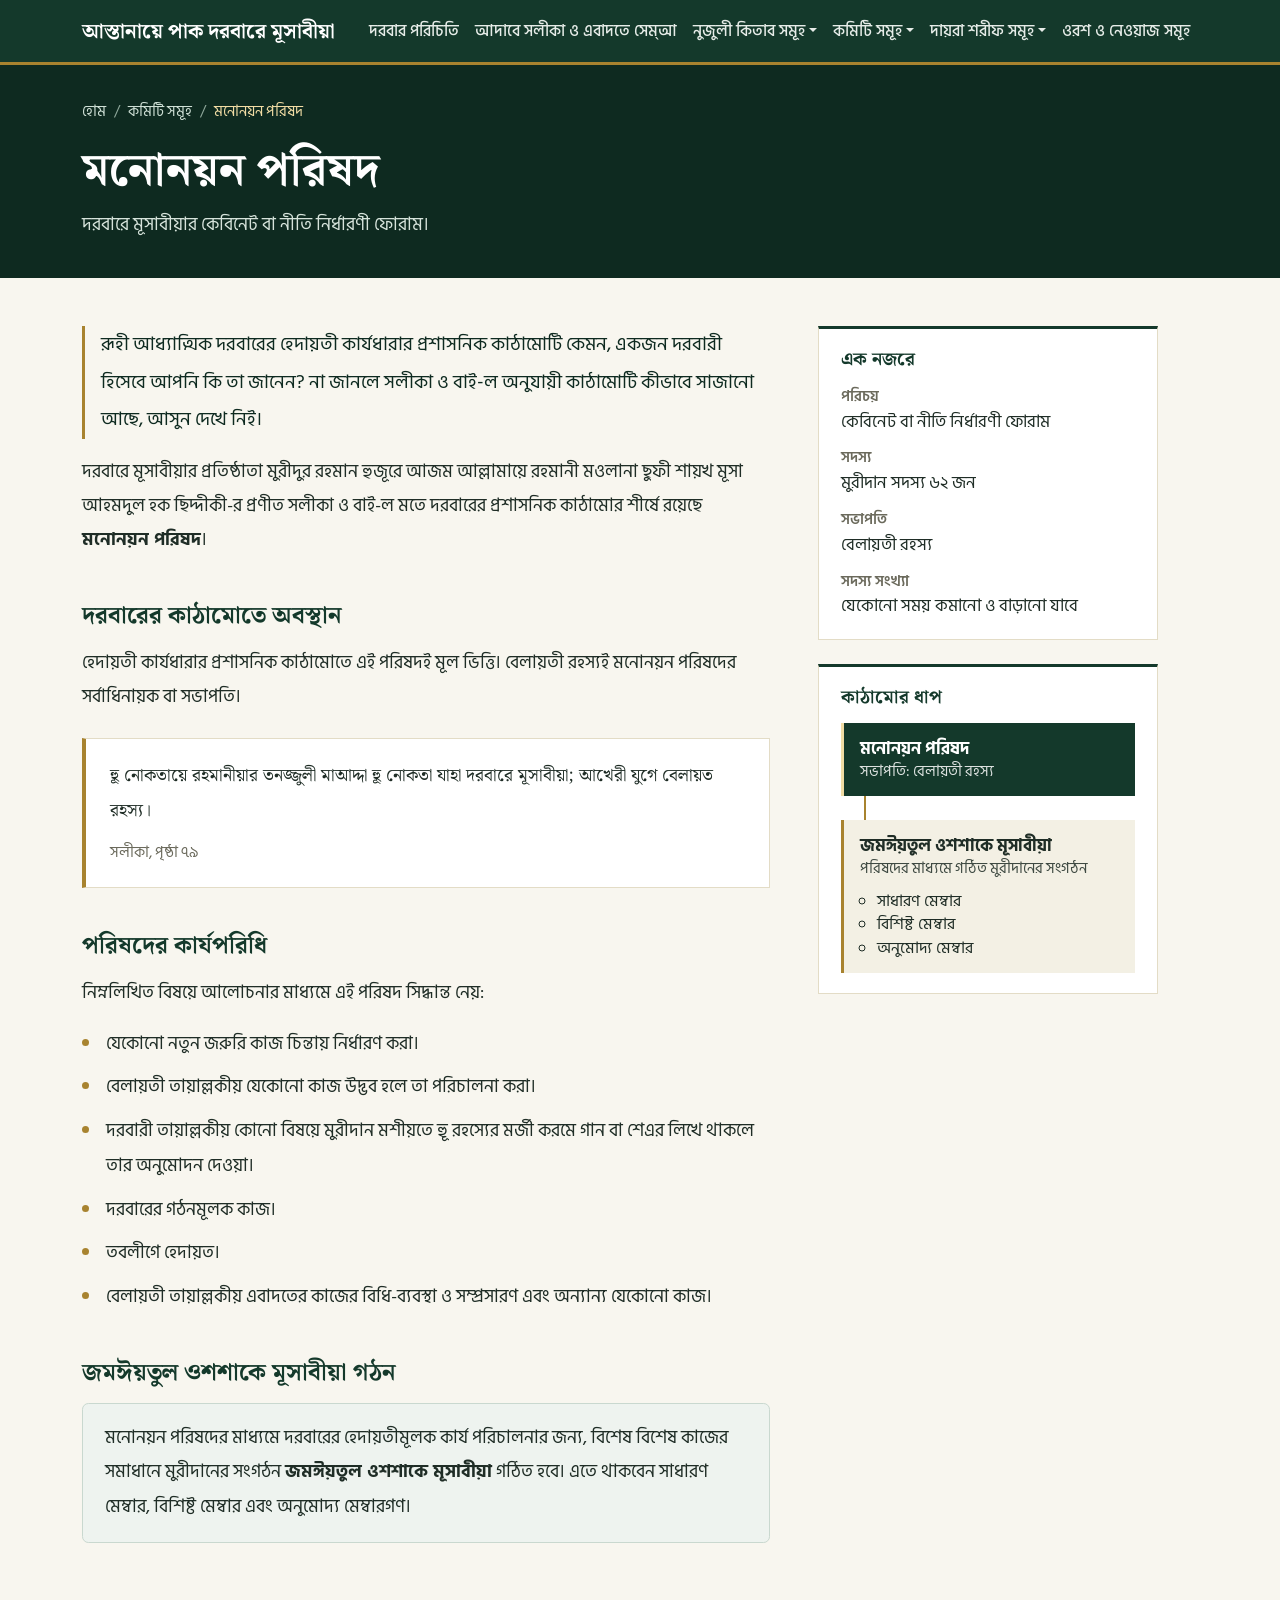
<file: monoyon-porishad.html>
<!DOCTYPE html>
<html lang="bn">
<head>
  <meta charset="UTF-8">
  <meta name="viewport" content="width=device-width, initial-scale=1">
  <title>মনোনয়ন পরিষদ | আস্তানায়ে পাক দরবারে মূসাবীয়া</title>
  <link rel="preconnect" href="https://fonts.googleapis.com">
  <link rel="preconnect" href="https://fonts.gstatic.com" crossorigin>
  <link href="https://fonts.googleapis.com/css2?family=Noto+Serif+Bengali:wght@500;700&family=Hind+Siliguri:wght@400;500;600&display=swap" rel="stylesheet">
  <link href="https://cdn.jsdelivr.net/npm/bootstrap@5.3.3/dist/css/bootstrap.min.css" rel="stylesheet">
  <link href="css/style.css" rel="stylesheet">
</head>
<body>

  <header class="site-header">
    <nav class="navbar navbar-expand-lg" aria-label="প্রধান মেনু">
      <div class="container">
        <a class="navbar-brand" href="index.html">আস্তানায়ে পাক দরবারে মূসাবীয়া</a>

        <button class="navbar-toggler" type="button" data-bs-toggle="collapse"
                data-bs-target="#mainNav" aria-controls="mainNav"
                aria-expanded="false" aria-label="মেনু খুলুন">
          <span class="navbar-toggler-icon"></span>
        </button>

        <div class="collapse navbar-collapse" id="mainNav">
          <ul class="navbar-nav ms-lg-auto">
            <li class="nav-item"><a class="nav-link" href="#">দরবার পরিচিতি</a></li>
            <li class="nav-item"><a class="nav-link" href="#">আদাবে সলীকা ও এবাদতে সেম্আ</a></li>

             <li class="nav-item dropdown">
              <a class="nav-link dropdown-toggle" href="#" role="button"
                 data-bs-toggle="dropdown" aria-expanded="false">নুজুলী কিতাব সমূহ</a>
              <ul class="dropdown-menu">
                <li><a class="dropdown-item" href="#">নূরু মেছবাহুল কুলূব- অজীফা</a></li>
                <li><a class="dropdown-item" href="#">জুজউন মিন নূরে মেছবাহুল কুলূব- অজীফা</a></li>
                <li><a class="dropdown-item" href="#">আনোয়ারুল কুলূব- অফায়েফে অজুবীয়া</a></li>
                <li><a class="dropdown-item" href="#">দরবারী আকায়েদ নামা (এরশাদুত তবলীগ)</a></li>
                <li><a class="dropdown-item" href="#">ঢঙ্কয়ে রহমানী- ১ম অঙ্ক</a></li>
                <li><a class="dropdown-item" href="#">কোহেতুর -ঢঙ্কায়ে রহমানীয়া- ২য় অঙ্ক</a></li>
                <li><a class="dropdown-item" href="#">বুলবুলে রহমানী- (তেীহিদ বুলবুল)</a></li>
                <li><a class="dropdown-item" href="#">হাভীব নুরী (জগত মওলা)</a></li>
                <li><a class="dropdown-item" href="#">বেলায়েত খনি- (বাগে রহমান)</a></li>
                <li><a class="dropdown-item" href="#">ছিররে রহীম- ১ম অঙ্ক</a></li>
                <li><a class="dropdown-item" href="#">আহমদী নিশান - ছিররে রহীম ২য় অঙ্ক</a></li>
                <li><a class="dropdown-item" href="#">রূহী রাজ ডণু - ছিররে রহীম ৩য় অঙ্ক</a></li>
                <li><a class="dropdown-item" href="#">খাতেমুল আহাদ - ছিররে রহীম ৪র্থ অঙ্ক</a></li>
                <li><a class="dropdown-item" href="#">রহীমুশ্শান - ছিররে রহীম ৫ম অঙ্ক</a></li>
                <li><a class="dropdown-item" href="#">শাহী বাগে মূসাবীয়া - ছিররে রহীম ৬ষ্ঠ অঙ্ক</a></li>
                <li><a class="dropdown-item" href="#">সলীকায়ে মূসাবীয়া - ছিররে রহীম ৭ম অঙ্ক</a></li>
                <li><a class="dropdown-item" href="#">শাহী বাগে আহমদী - মাহাদীয়তে-হুু</a></li>
              </ul>
            </li>

            <li class="nav-item dropdown">
              <a class="nav-link dropdown-toggle" href="#" role="button"
                 data-bs-toggle="dropdown" aria-expanded="false">কমিটি সমূহ</a>
              <ul class="dropdown-menu">
                <li><a class="dropdown-item" href="monoyon-porishad.html">মনোনয়ন পরিষদ</a></li>
                <li><a class="dropdown-item" href="#">এরশাদুত্ব তবলীগ কমি পাক দরবারে মূসাবীয়া</a></li>
                <li><a class="dropdown-item" href="#">এন্তেজামেয়া কমিটি পাক দরবারে মূসাবীয়া</a></li>
                <li><a class="dropdown-item" href="#">জমঈয়তে ওলামায়ে মূসাবীয়া</a></li>
                <li><a class="dropdown-item" href="#">জমঈতুল ওশশাকে মূসাবীয়া</a></li>
              </ul>
            </li>

            <li class="nav-item dropdown">
              <a class="nav-link dropdown-toggle" href="#" role="button"
                 data-bs-toggle="dropdown" aria-expanded="false">দায়রা শরীফ সমূহ</a>
                <ul class="dropdown-menu dropdown-menu-lg-end">
                <li><a class="dropdown-item" href="#">পোপাদিয়া বোয়ালখালী স্থায়ী শাখা দায়রায়ে মূসাবীয়া</a></li>
                <li><a class="dropdown-item" href="#">কদম রসূল স্থায়ী শাখা দায়রায়ে মূসাবীয়া</a></li>
                <li><a class="dropdown-item" href="#">পুরাতন বিএফডিসি ঢাকা স্থায়ী শাখা দায়রায়ে মূসাবীয়া</a></li>
                <li><a class="dropdown-item" href="#">চান্দগাঁও স্থায়ী শাখা দায়রায়ে মূসাবীয়া</a></li>
                <li><a class="dropdown-item" href="#">চাকতাই অস্থায়ী শাখা দায়রায়ে মূসাবীয়া</a></li>
                <li><a class="dropdown-item" href="#">বাকলিয়া স্থায়ী শাখা দায়রায়ে মূসাবীয়া</a></li>
              </ul>
            </li>

            <li class="nav-item"><a class="nav-link" href="#">ওরশ ও নেওয়াজ সমূহ</a></li>
          </ul>
        </div>
      </div>
    </nav>
  </header>

  <main>
    <section class="page-head">
      <div class="container">
        <nav aria-label="breadcrumb">
          <ol class="breadcrumb">
            <li class="breadcrumb-item"><a href="index.html">হোম</a></li>
            <li class="breadcrumb-item"><a href="#">কমিটি সমূহ</a></li>
            <li class="breadcrumb-item active" aria-current="page">মনোনয়ন পরিষদ</li>
          </ol>
        </nav>
        <h1>মনোনয়ন পরিষদ</h1>
        <p class="lead-line">দরবারে মূসাবীয়ার কেবিনেট বা নীতি নির্ধারণী ফোরাম।</p>
      </div>
    </section>

    <section class="page-body">
      <div class="container">
        <div class="row g-5">

          <article class="col-lg-8">
            <p class="intro">
              রূহী আধ্যাত্মিক দরবারের হেদায়তী কার্যধারার প্রশাসনিক কাঠামোটি কেমন, একজন দরবারী হিসেবে আপনি কি তা জানেন?
              না জানলে সলীকা ও বাই-ল অনুযায়ী কাঠামোটি কীভাবে সাজানো আছে, আসুন দেখে নিই।
            </p>
            <p>
              দরবারে মূসাবীয়ার প্রতিষ্ঠাতা মুরীদুর রহমান হুজূরে আজম আল্লামায়ে রহমানী মওলানা ছুফী শায়খ মূসা আহমদুল হক ছিদ্দীকী-র
              প্রণীত সলীকা ও বাই-ল মতে দরবারের প্রশাসনিক কাঠামোর শীর্ষে রয়েছে <strong>মনোনয়ন পরিষদ</strong>।
            </p>

            <h2>দরবারের কাঠামোতে অবস্থান</h2>
            <p>
              হেদায়তী কার্যধারার প্রশাসনিক কাঠামোতে এই পরিষদই মূল ভিত্তি। বেলায়তী রহস্যই মনোনয়ন পরিষদের সর্বাধিনায়ক বা সভাপতি।
            </p>

            <blockquote class="salika">
              <p>
                হুূ নোকতায়ে রহমানীয়ার তনজ্জুলী মাআদ্দা হুূ নোকতা যাহা দরবারে মূসাবীয়া; আখেরী যুগে বেলায়ত রহস্য।
              </p>
              <footer>সলীকা, পৃষ্ঠা ৭৯</footer>
            </blockquote>

            <h2>পরিষদের কার্যপরিধি</h2>
            <p>নিম্নলিখিত বিষয়ে আলোচনার মাধ্যমে এই পরিষদ সিদ্ধান্ত নেয়:</p>
            <ul class="duty-list">
              <li>যেকোনো নতুন জরুরি কাজ চিন্তায় নির্ধারণ করা।</li>
              <li>বেলায়তী তায়াল্লকীয় যেকোনো কাজ উদ্ভব হলে তা পরিচালনা করা।</li>
              <li>দরবারী তায়াল্লকীয় কোনো বিষয়ে মুরীদান মশীয়তে হুূ রহস্যের মর্জী করমে গান বা শেএর লিখে থাকলে তার অনুমোদন দেওয়া।</li>
              <li>দরবারের গঠনমূলক কাজ।</li>
              <li>তবলীগে হেদায়ত।</li>
              <li>বেলায়তী তায়াল্লকীয় এবাদতের কাজের বিধি-ব্যবস্থা ও সম্প্রসারণ এবং অন্যান্য যেকোনো কাজ।</li>
            </ul>

            <h2>জমঈয়তুল ওশশাকে মূসাবীয়া গঠন</h2>
            <div class="note-box">
              মনোনয়ন পরিষদের মাধ্যমে দরবারের হেদায়তীমূলক কার্য পরিচালনার জন্য, বিশেষ বিশেষ কাজের সমাধানে মুরীদানের সংগঠন
              <strong>জমঈয়তুল ওশশাকে মূসাবীয়া</strong> গঠিত হবে। এতে থাকবেন সাধারণ মেম্বার, বিশিষ্ট মেম্বার এবং অনুমোদ্য মেম্বারগণ।
            </div>
          </article>

          <aside class="col-lg-4">
            <div class="side-card">
              <h3>এক নজরে</h3>
              <dl class="facts">
                <dt>পরিচয়</dt>
                <dd>কেবিনেট বা নীতি নির্ধারণী ফোরাম</dd>
                <dt>সদস্য</dt>
                <dd>মুরীদান সদস্য ৬২ জন</dd>
                <dt>সভাপতি</dt>
                <dd>বেলায়তী রহস্য</dd>
                <dt>সদস্য সংখ্যা</dt>
                <dd>যেকোনো সময় কমানো ও বাড়ানো যাবে</dd>
              </dl>
            </div>

            <div class="side-card">
              <h3>কাঠামোর ধাপ</h3>
              <ol class="structure">
                <li class="step step-top">
                  <strong>মনোনয়ন পরিষদ</strong>
                  <span>সভাপতি: বেলায়তী রহস্য</span>
                </li>
                <li class="step">
                  <strong>জমঈয়তুল ওশশাকে মূসাবীয়া</strong>
                  <span>পরিষদের মাধ্যমে গঠিত মুরীদানের সংগঠন</span>
                  <ul>
                    <li>সাধারণ মেম্বার</li>
                    <li>বিশিষ্ট মেম্বার</li>
                    <li>অনুমোদ্য মেম্বার</li>
                  </ul>
                </li>
              </ol>
            </div>
          </aside>

        </div>
      </div>
    </section>
  </main>

  <script src="https://cdn.jsdelivr.net/npm/bootstrap@5.3.3/dist/js/bootstrap.bundle.min.js"></script>
  <script src="js/main.js"></script>
</body>
</html>
</file>
<file: css/style.css>
:root {
  --green-deep: #14392b;
  --green-ink: #0e2a20;
  --ivory: #f8f6ef;
  --brass: #a8832f;
  --text: #1f2d26;
}

body {
  font-family: "Hind Siliguri", "Noto Sans Bengali", sans-serif;
  color: var(--text);
  background: var(--ivory);
  min-height: 100vh;
}

/* ---------- Header / Navbar ---------- */
.site-header {
  position: sticky;
  top: 0;
  z-index: 1030;
  background: var(--green-deep);
  border-bottom: 3px solid var(--brass);
}

.navbar { padding-block: .6rem; }

.navbar-brand {
  font-family: "Noto Serif Bengali", serif;
  font-weight: 700;
  font-size: 1.3rem;
  line-height: 1.4;
  color: #fff;
  white-space: normal;
}
.navbar-brand:hover,
.navbar-brand:focus { color: #f1dca4; }

.navbar .nav-link {
  color: #e6ece8;
  font-weight: 500;
  font-size: 1rem;
  padding: .6rem .85rem;
  border-radius: .35rem;
}
.navbar .nav-link:hover,
.navbar .nav-link:focus,
.navbar .nav-link.show { color: #f1dca4; }

.navbar .nav-link:focus-visible,
.dropdown-item:focus-visible,
.navbar-toggler:focus-visible {
  outline: 2px solid #f1dca4;
  outline-offset: 2px;
}

.navbar-toggler {
  border-color: rgba(255,255,255,.45);
}
.navbar-toggler-icon {
  background-image: url("data:image/svg+xml,%3csvg xmlns='http://www.w3.org/2000/svg' viewBox='0 0 30 30'%3e%3cpath stroke='rgba(255,255,255,0.9)' stroke-linecap='round' stroke-miterlimit='10' stroke-width='2' d='M4 7h22M4 15h22M4 23h22'/%3e%3c/svg%3e");
}

/* ---------- Dropdowns ---------- */
.dropdown-menu {
  background: var(--ivory);
  border: 1px solid var(--brass);
  border-radius: .4rem;
  padding: .4rem 0;
  box-shadow: 0 .5rem 1.25rem rgba(14,42,32,.22);
  min-width: 17rem;
}
.dropdown-item {
  color: var(--text);
  padding: .55rem 1.1rem;
  white-space: normal;
}
.dropdown-item:hover,
.dropdown-item:focus {
  background: var(--green-deep);
  color: #f1dca4;
}

/* ---------- Desktop: open dropdowns on hover ---------- */
@media (min-width: 992px) {
  .navbar .dropdown:hover > .dropdown-menu { display: block; margin-top: 0; }
  .navbar .dropdown-menu { min-width: 20rem; }
}

/* ---------- Mobile ---------- */
@media (max-width: 991.98px) {
  .navbar-brand { font-size: 1.1rem; max-width: 80%; }
  .navbar-collapse { padding-top: .75rem; }
  .navbar .dropdown-menu {
    background: var(--green-ink);
    border: 0;
    border-left: 2px solid var(--brass);
    border-radius: 0;
    box-shadow: none;
    margin-left: .75rem;
  }
  .navbar .dropdown-item { color: #e6ece8; }
}

@media (prefers-reduced-motion: reduce) {
  * { transition: none !important; animation: none !important; }
}

/* ---------- Inner page: header band ---------- */
.page-head {
  background: var(--green-ink);
  color: #fff;
  padding: 2.25rem 0 2.5rem;
}
.page-head .breadcrumb { margin-bottom: 1rem; font-size: .95rem; }
.page-head .breadcrumb a { color: #cfe0d6; text-decoration: none; }
.page-head .breadcrumb a:hover { color: #f1dca4; }
.page-head .breadcrumb-item.active { color: #f1dca4; }
.page-head .breadcrumb-item + .breadcrumb-item::before { color: #8fa89b; }
.page-head h1 {
  font-family: "Noto Serif Bengali", serif;
  font-weight: 700;
  font-size: clamp(2rem, 4.5vw, 2.9rem);
  line-height: 1.35;
  margin: 0 0 .5rem;
}
.page-head .lead-line { color: #d6e3db; font-size: 1.15rem; margin: 0; }

/* ---------- Inner page: body ---------- */
.page-body { padding: 3rem 0 4rem; }
.page-body article { font-size: 1.1rem; line-height: 1.95; max-width: 46rem; }
.page-body article h2 {
  font-family: "Noto Serif Bengali", serif;
  font-weight: 700;
  font-size: 1.5rem;
  line-height: 1.5;
  color: var(--green-deep);
  margin: 2.5rem 0 .75rem;
}
.page-body .intro {
  font-size: 1.2rem;
  color: var(--green-ink);
  padding-left: 1rem;
  border-left: 3px solid var(--brass);
}

.salika {
  margin: 1.5rem 0;
  padding: 1.25rem 1.5rem;
  background: #fff;
  border: 1px solid #e3dcc6;
  border-left: 4px solid var(--brass);
}
.salika p {
  font-family: "Noto Serif Bengali", serif;
  font-size: 1.1rem;
  line-height: 2;
  margin: 0 0 .5rem;
}
.salika footer { font-size: .95rem; color: #6b6a5c; }

.duty-list { padding-left: 1.25rem; }
.duty-list li { margin-bottom: .6rem; padding-left: .25rem; }
.duty-list li::marker { color: var(--brass); }

.note-box {
  background: #eef3ef;
  border: 1px solid #c9d8cf;
  padding: 1.1rem 1.35rem;
  border-radius: .4rem;
}

/* ---------- Sidebar ---------- */
.side-card {
  background: #fff;
  border: 1px solid #e3dcc6;
  border-top: 3px solid var(--green-deep);
  padding: 1.25rem 1.35rem;
  margin-bottom: 1.5rem;
}
.side-card h3 {
  font-family: "Noto Serif Bengali", serif;
  font-size: 1.15rem;
  font-weight: 700;
  color: var(--green-deep);
  margin: 0 0 .9rem;
}
.facts { margin: 0; }
.facts dt { font-weight: 600; color: #6b6a5c; font-size: .95rem; }
.facts dd { margin: 0 0 .85rem; font-size: 1.05rem; }
.facts dd:last-child { margin-bottom: 0; }

.structure { list-style: none; margin: 0; padding: 0; }
.structure .step {
  position: relative;
  padding: .8rem 1rem;
  background: #f3f0e4;
  border-left: 3px solid var(--brass);
}
.structure .step + .step { margin-top: 1.5rem; }
.structure .step + .step::before {
  content: "";
  position: absolute;
  left: 1.25rem;
  top: -1.5rem;
  height: 1.5rem;
  border-left: 2px solid var(--brass);
}
.structure .step-top { background: var(--green-deep); color: #fff; border-left-color: #f1dca4; }
.structure .step strong { display: block; font-size: 1.05rem; }
.structure .step span { display: block; font-size: .92rem; opacity: .85; }
.structure .step ul { margin: .6rem 0 0; padding-left: 1.1rem; font-size: .98rem; }

@media (min-width: 992px) {
  .page-body aside { position: sticky; top: 6rem; align-self: flex-start; }
}

/* ---------- Long dropdowns: scroll inside the menu ---------- */
.navbar .dropdown-menu {
  max-height: calc(100vh - 6rem);
  max-height: calc(100dvh - 6rem);
  overflow-y: auto;
  overscroll-behavior: contain;
  scrollbar-width: thin;
  scrollbar-color: var(--brass) transparent;
}
.navbar .dropdown-menu::-webkit-scrollbar { width: 8px; }
.navbar .dropdown-menu::-webkit-scrollbar-thumb { background: var(--brass); border-radius: 4px; }
.navbar .dropdown-menu::-webkit-scrollbar-track { background: transparent; }

/* Mobile: whole opened menu scrolls, and each dropdown has its own height cap */
@media (max-width: 991.98px) {
  .navbar-collapse {
    max-height: calc(100vh - 5rem);
    max-height: calc(100dvh - 5rem);
    overflow-y: auto;
    overscroll-behavior: contain;
    padding-bottom: 1rem;
  }
  .navbar .dropdown-menu {
    max-height: 55vh;
    max-height: 55dvh;
  }
}

/* ---------- Committee pages ---------- */
.side-links { list-style: none; margin: 0; padding: 0; }
.side-links li + li { border-top: 1px solid #ece6d2; }
.side-links a {
  display: block;
  padding: .55rem .25rem;
  color: var(--text);
  text-decoration: none;
}
.side-links a:hover { color: var(--green-deep); text-decoration: underline; }
.side-links a.current {
  color: var(--green-deep);
  font-weight: 600;
  box-shadow: inset 3px 0 0 var(--brass);
  padding-left: .75rem;
}

.count-steps { list-style: none; margin: 1.25rem 0 0; padding: 0; }
.count-steps li {
  display: grid;
  grid-template-columns: 5.5rem 1fr;
  align-items: center;
  gap: .75rem;
  margin-bottom: .75rem;
}
.count-label { font-size: .95rem; color: #6b6a5c; }
.count-bar {
  display: block;
  width: var(--w);
  min-width: 8rem;
  background: var(--green-deep);
  color: #fff;
  padding: .45rem .9rem;
  border-radius: .25rem;
  border-right: 4px solid var(--brass);
  line-height: 1.6;
}
.count-steps li:first-child .count-bar { background: var(--green-ink); }
.count-bar b { font-weight: 600; }

@media (max-width: 575.98px) {
  .count-steps li { grid-template-columns: 1fr; gap: .15rem; }
  .count-label:empty { display: none; }
}

/* ================= Home page ================= */
html { scroll-behavior: smooth; scroll-padding-top: 5rem; }
:root { --gold-soft: #f1dca4; }

/* ---------- Hero carousel ---------- */
.hero { background: var(--green-ink); }
.hero .carousel { position: relative; }
.hero .carousel-item img {
  width: 100%;
  height: auto;                 /* ছবির অনুপাত অনুযায়ী */
  max-height: 40vh;             /* মোবাইল: স্ক্রিনের ৪০% পর্যন্ত */
  max-height: 40dvh;
  object-fit: fill;
  object-position: center;
  background: var(--green-deep);
}
@media (min-width: 768px) {
  .hero .carousel-item img {
    max-height: 60vh;           /* ডেস্কটপ: স্ক্রিনের ৬০% পর্যন্ত */
    max-height: min(60dvh, 460px);
  }
}
.hero-kicker {
  color: var(--gold-soft);
  font-weight: 500;
  letter-spacing: .02em;
  margin: 0 0 .35rem;
  font-size: 1.05rem;
}
.hero-intro { background: var(--green-ink); color: #fff; padding: 1.75rem 0; border-top: 3px solid var(--brass); }
.hero-intro h1 {
  font-family: "Noto Serif Bengali", serif;
  font-weight: 700;
  font-size: clamp(1.6rem, 4vw, 2.5rem);
  line-height: 1.45;
  margin: 0;
}
.hero-intro .hero-kicker { margin-bottom: .2rem; }
.hero-actions { display: flex; flex-wrap: wrap; gap: .75rem; }

.btn-brass {
  background: var(--brass);
  border: 1px solid var(--brass);
  color: #fff;
  font-weight: 500;
  padding: .6rem 1.4rem;
  border-radius: .3rem;
}
.btn-brass:hover, .btn-brass:focus { background: #8f6e24; border-color: #8f6e24; color: #fff; }
.btn-ghost {
  background: transparent;
  border: 1px solid rgba(255,255,255,.75);
  color: #fff;
  padding: .6rem 1.4rem;
  border-radius: .3rem;
}
.btn-ghost:hover, .btn-ghost:focus { background: #fff; color: var(--green-deep); }

.hero .carousel-indicators { z-index: 3; margin-bottom: 1rem; }
.hero .carousel-indicators [data-bs-target] {
  width: 2rem; height: 4px; border: 0; border-radius: 2px;
  background: #fff; opacity: .5;
}
.hero .carousel-indicators .active { background: var(--gold-soft); opacity: 1; }
.hero .carousel-control-prev,
.hero .carousel-control-next { z-index: 3; width: 4.5rem; }

/* ---------- Quick links ---------- */
.quick-links { background: var(--green-deep); }
.quick-links a {
  display: flex; align-items: center; justify-content: space-between; gap: .5rem;
  height: 100%;
  padding: 1.1rem 1.25rem;
  color: #e6ece8;
  text-decoration: none;
  border-left: 1px solid rgba(255,255,255,.12);
  transition: background-color .2s, color .2s;
}
.quick-links .col-6:first-child a { border-left: 0; }
.quick-links a i { font-style: normal; color: var(--brass); transform: scaleX(-1); }
.quick-links a:hover, .quick-links a:focus-visible { background: var(--green-ink); color: var(--gold-soft); }
@media (max-width: 991.98px) {
  .quick-links .col-6:nth-child(odd) a { border-left: 0; }
  .quick-links .col-6:nth-child(n+3) a { border-top: 1px solid rgba(255,255,255,.12); }
}

/* ---------- Structure band ---------- */
.structure-band { background: #efe9d6; padding: 3.25rem 0; border-bottom: 1px solid #ddd3b3; }
.band-kicker { color: var(--brass); font-weight: 600; margin: 0 0 .35rem; }
.structure-band h2 {
  font-family: "Noto Serif Bengali", serif;
  font-weight: 700;
  font-size: clamp(1.4rem, 3vw, 1.9rem);
  line-height: 1.55;
  color: var(--green-deep);
  margin-bottom: .75rem;
}
.structure-band p:last-child { margin-bottom: 0; max-width: 42rem; line-height: 1.9; }

/* ---------- Generic sections ---------- */
.home-section { padding: 4rem 0; }
.home-section-alt { background: #fff; border-top: 1px solid #ece6d2; }
.section-title {
  font-family: "Noto Serif Bengali", serif;
  font-weight: 700;
  font-size: clamp(1.5rem, 3vw, 2rem);
  color: var(--green-deep);
  margin: 0 0 2rem;
  padding-bottom: .75rem;
  position: relative;
}
.section-title::after {
  content: "";
  position: absolute; left: 0; bottom: 0;
  width: 3.5rem; height: 3px; background: var(--brass);
}

/* ---------- Committee cards ---------- */
.info-card {
  display: block;
  height: 100%;
  background: #fff;
  border: 1px solid #e3dcc6;
  border-top: 3px solid var(--green-deep);
  padding: 1.4rem 1.5rem;
  color: var(--text);
  text-decoration: none;
  transition: border-color .2s, box-shadow .2s, transform .2s;
}
.info-card h3 {
  font-family: "Noto Serif Bengali", serif;
  font-weight: 700;
  font-size: 1.2rem;
  line-height: 1.6;
  color: var(--green-deep);
  margin: 0 0 .35rem;
}
.info-card p { margin: 0 0 1rem; color: #4d5a53; }
.card-meta {
  display: inline-block;
  font-size: .92rem;
  font-weight: 500;
  color: #6f5416;
  background: #f6efd9;
  padding: .2rem .65rem;
  border-radius: 2rem;
}
.info-card:hover, .info-card:focus-visible {
  border-top-color: var(--brass);
  box-shadow: 0 .6rem 1.4rem rgba(14,42,32,.12);
  transform: translateY(-3px);
}

/* ---------- Dayra tiles ---------- */
.dayra-tile {
  display: flex; align-items: center; justify-content: space-between; gap: .75rem;
  height: 100%;
  padding: 1rem 1.25rem;
  background: var(--ivory);
  border: 1px solid #e3dcc6;
  border-left: 4px solid var(--green-deep);
  color: var(--text);
  text-decoration: none;
  transition: background-color .2s, border-left-color .2s;
}
.dayra-name { font-weight: 600; font-size: 1.08rem; }
.dayra-tag {
  flex: none;
  font-size: .85rem;
  color: var(--green-deep);
  background: #e4ede7;
  padding: .15rem .6rem;
  border-radius: 2rem;
}
.dayra-tag-temp { color: #6f5416; background: #f6efd9; }
.dayra-tile:hover, .dayra-tile:focus-visible { background: #fff; border-left-color: var(--brass); }
.dayra-note { margin: 1.25rem 0 0; color: #6b6a5c; font-size: .95rem; }

/* ---------- Footer ---------- */
.site-footer { background: var(--green-ink); color: #cfe0d6; padding: 2.75rem 0 1.25rem; border-top: 3px solid var(--brass); }
.footer-brand { font-family: "Noto Serif Bengali", serif; font-weight: 700; font-size: 1.3rem; color: #fff; margin: 0; }
.footer-sub { margin: .15rem 0 0; color: var(--gold-soft); }
.site-footer a { color: #cfe0d6; text-decoration: none; }
.site-footer a:hover { color: var(--gold-soft); text-decoration: underline; }
.site-footer hr { border-color: rgba(255,255,255,.18); margin: 1.75rem 0 1rem; opacity: 1; }
.footer-copy { margin: 0; font-size: .9rem; color: #9fb5a8; }

@media (prefers-reduced-motion: reduce) {
  html { scroll-behavior: auto; }
  .info-card:hover, .info-card:focus-visible { transform: none; }
}
</file>
